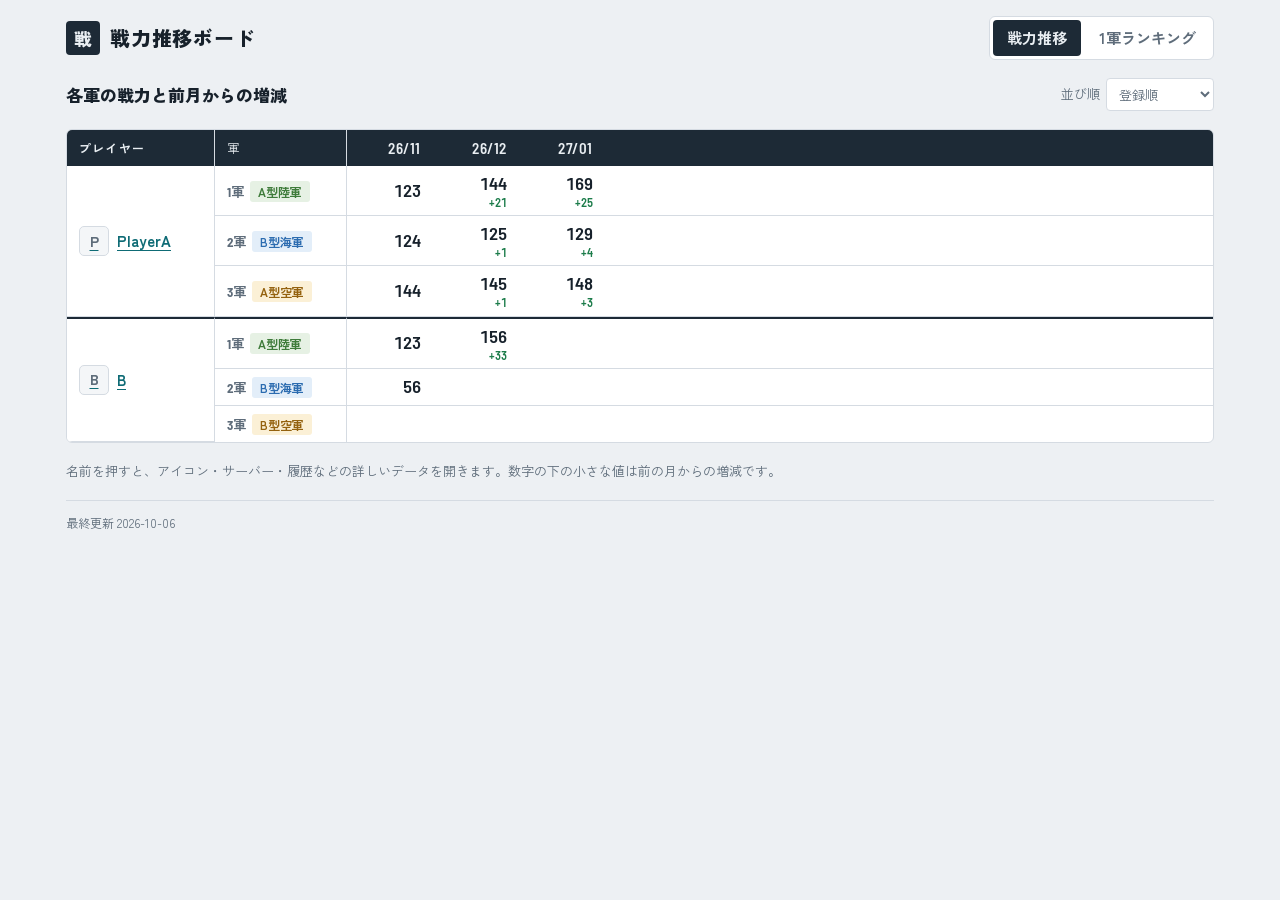
<file: index.html>
<!doctype html>
<html lang="ja">
<head>
<meta charset="utf-8">
<meta name="viewport" content="width=device-width,initial-scale=1">
<title>戦力推移ボード</title>
<link rel="stylesheet" href="https://fonts.googleapis.com/css2?family=Barlow+Semi+Condensed:wght@500;600;700&family=Zen+Kaku+Gothic+New:wght@400;500;700;900&display=swap">
<link rel="stylesheet" href="style.css">
</head>
<body data-page="index">
<div id="app"></div>
<noscript>このページの表示にはJavaScriptが必要です。</noscript>
<script src="data.js"></script>
<script src="app.js"></script>
</body>
</html>
</file>
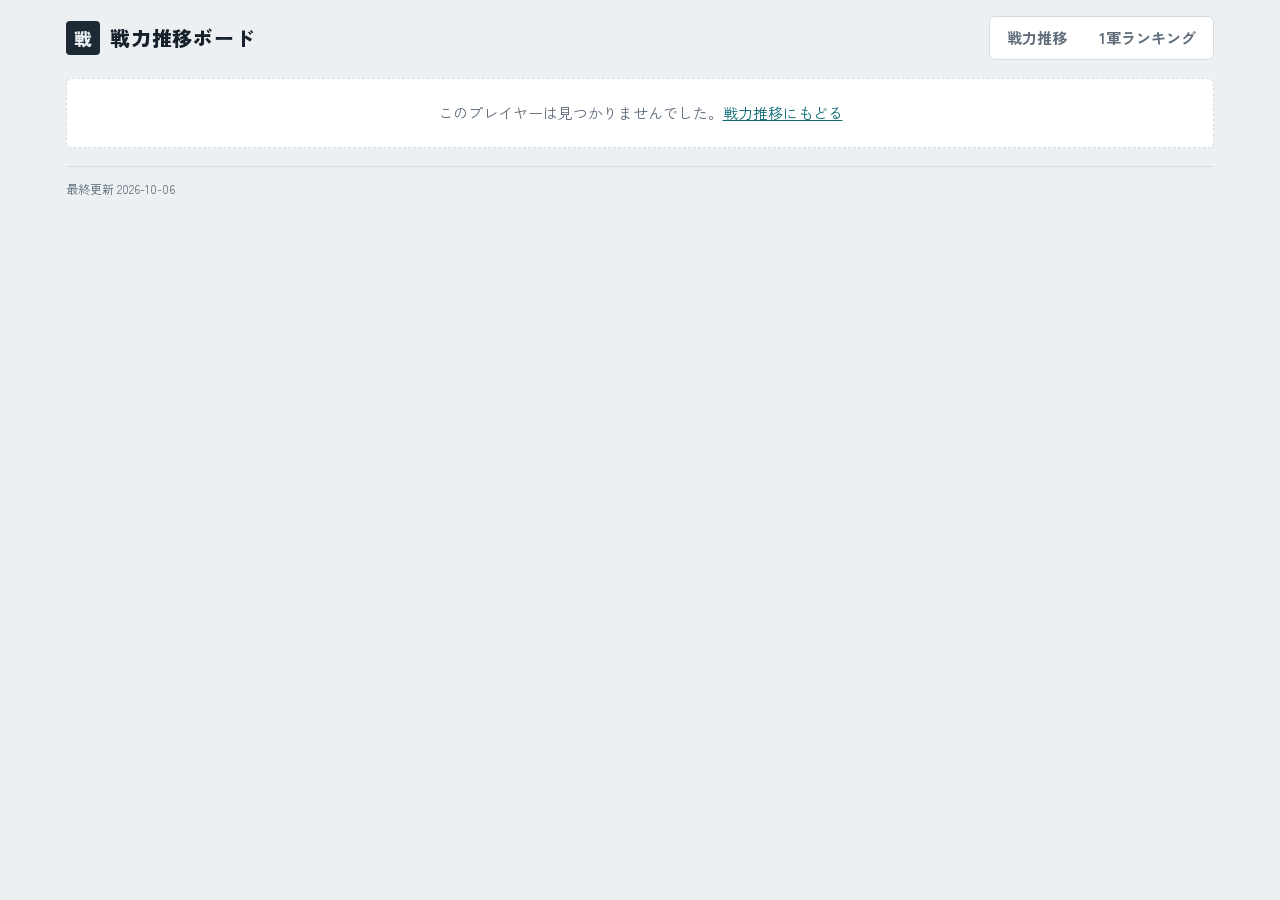
<file: player.html>
<!doctype html>
<html lang="ja">
<head>
<meta charset="utf-8">
<meta name="viewport" content="width=device-width,initial-scale=1">
<title>戦力推移ボード</title>
<link rel="stylesheet" href="https://fonts.googleapis.com/css2?family=Barlow+Semi+Condensed:wght@500;600;700&family=Zen+Kaku+Gothic+New:wght@400;500;700;900&display=swap">
<link rel="stylesheet" href="style.css">
</head>
<body data-page="player">
<div id="app"></div>
<noscript>このページの表示にはJavaScriptが必要です。</noscript>
<script src="data.js"></script>
<script src="app.js"></script>
</body>
</html>
</file>
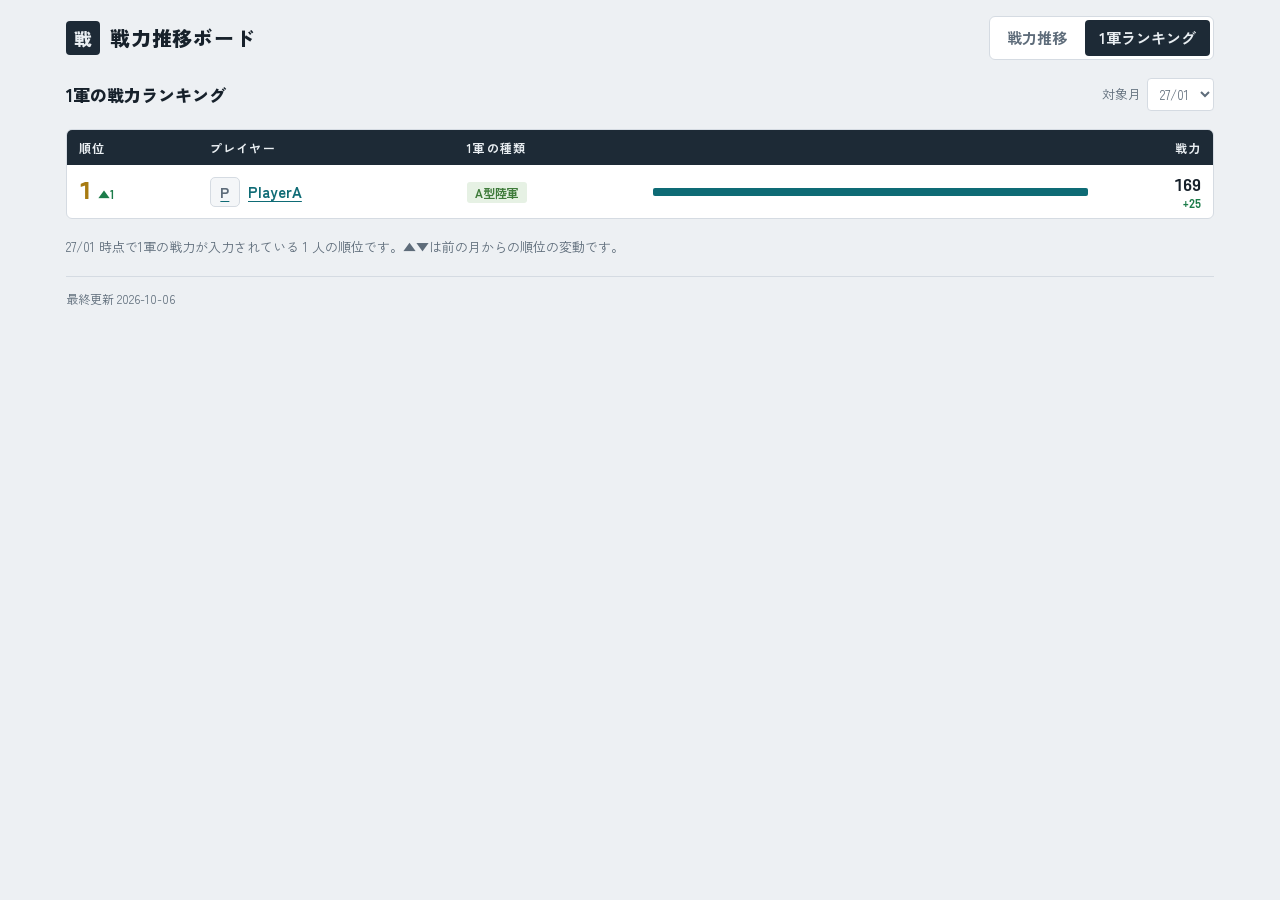
<file: ranking.html>
<!doctype html>
<html lang="ja">
<head>
<meta charset="utf-8">
<meta name="viewport" content="width=device-width,initial-scale=1">
<title>1軍ランキング | 戦力推移ボード</title>
<link rel="stylesheet" href="https://fonts.googleapis.com/css2?family=Barlow+Semi+Condensed:wght@500;600;700&family=Zen+Kaku+Gothic+New:wght@400;500;700;900&display=swap">
<link rel="stylesheet" href="style.css">
</head>
<body data-page="ranking">
<div id="app"></div>
<noscript>このページの表示にはJavaScriptが必要です。</noscript>
<script src="data.js"></script>
<script src="app.js"></script>
</body>
</html>
</file>
<file: style.css>
/* 戦力推移ボード 共通スタイル */
:root{
  --bg:#EDF0F3; --surface:#FFFFFF; --soft:#F4F6F8; --ink:#17212B; --muted:#5E6C7A; --line:#D5DBE2;
  --head:#1D2A36; --head-ink:#E9EEF2; --accent:#0E6B75;
  --army:#3E7B3A; --army-bg:#E6F1E4; --navy:#2C6CB0; --navy-bg:#E3EEF9; --air:#94620F; --air-bg:#FBF0D6;
  --up:#1C7C4A; --down:#C23B3B; --gold:#A87B12;
  --f-text:"Zen Kaku Gothic New","Hiragino Sans","Yu Gothic UI","Meiryo",sans-serif;
  --f-num:"Barlow Semi Condensed","Zen Kaku Gothic New","Hiragino Sans","Yu Gothic UI",sans-serif;
  --w-name:148px; --w-army:132px;
}
@media (prefers-color-scheme: dark){ :root{
  --bg:#11171D; --surface:#19222B; --soft:#1F2A34; --ink:#E6ECF1; --muted:#93A1AE; --line:#2B3742;
  --head:#0C1116; --head-ink:#D5DEE6; --accent:#4FB6C0;
  --army:#8CCB86; --army-bg:#1E3320; --navy:#86B8EC; --navy-bg:#1B2E44; --air:#E3B866; --air-bg:#3A2E14;
  --up:#5CC98D; --down:#F07F7F; --gold:#E0B84C; color-scheme:dark } }
*{box-sizing:border-box}
body{margin:0;background:var(--bg);color:var(--ink);font-family:var(--f-text);font-size:15px;line-height:1.6}
a{color:var(--accent)}
:focus-visible{outline:2px solid var(--accent);outline-offset:2px}
select{font:inherit;color:inherit;background:var(--surface);border:1px solid var(--line);border-radius:4px;padding:5px 8px}
#app{max-width:1180px;margin:0 auto;padding:16px 16px 48px;display:flex;flex-direction:column;gap:18px}
.top{display:flex;flex-wrap:wrap;align-items:center;gap:12px 20px}
.brand{display:flex;align-items:center;gap:10px;margin-right:auto;text-decoration:none;color:inherit}
.brand i{font-style:normal;display:grid;place-items:center;width:34px;height:34px;background:var(--head);color:var(--head-ink);font-weight:900;font-size:18px;border-radius:4px}
.brand b{font-size:20px;font-weight:900;letter-spacing:.04em}
.tabs{display:flex;gap:4px;background:var(--surface);border:1px solid var(--line);border-radius:6px;padding:3px}
.tabs a{padding:6px 14px;border-radius:4px;font-weight:700;color:var(--muted);text-decoration:none}
.tabs a[aria-current="page"]{background:var(--head);color:var(--head-ink)}
.lead{margin:0;color:var(--muted);font-size:13px}
.bar{display:flex;flex-wrap:wrap;align-items:center;gap:10px 16px}
.bar h1{margin:0 auto 0 0;font-size:17px;font-weight:900}
.bar label{font-size:13px;color:var(--muted);display:flex;align-items:center;gap:6px}
.scroll{overflow-x:auto;background:var(--surface);border:1px solid var(--line);border-radius:6px}
table{border-collapse:separate;border-spacing:0;width:100%}
.grid th,.grid td{border-bottom:1px solid var(--line);padding:6px 12px;white-space:nowrap;vertical-align:middle}
.grid thead th{background:var(--head);color:var(--head-ink);font-family:var(--f-num);font-weight:600;font-size:15px;letter-spacing:.04em;text-align:right;border-bottom:0}
.grid thead th.c-name,.grid thead th.c-army{text-align:left;font-family:var(--f-text);font-size:12px;letter-spacing:.1em;z-index:3;background:var(--head)}
.grid .c-name{position:sticky;left:0;width:var(--w-name);min-width:var(--w-name);max-width:var(--w-name);z-index:2;background:var(--surface);text-align:left;border-right:1px solid var(--line)}
.grid .c-army{position:sticky;left:var(--w-name);width:var(--w-army);min-width:var(--w-army);z-index:2;background:var(--surface);text-align:left;border-right:1px solid var(--line);font-weight:400}
.grid.solo .c-army{left:0}
.grid tr.first>*{border-top:2px solid var(--head)}
.grid tbody tr:first-child>*{border-top:0}
.grid tbody tr:last-child>*{border-bottom:0}
.grid td{text-align:right;min-width:86px}
.grid td.fill{min-width:0;width:100%}
.num{font-family:var(--f-num);font-variant-numeric:tabular-nums;font-weight:600;font-size:18px;line-height:1.1}
.d{display:block;font-family:var(--f-num);font-variant-numeric:tabular-nums;font-size:12px;font-weight:600;line-height:1.1;color:var(--muted)}
.d.up{color:var(--up)} .d.down{color:var(--down)}
.who{display:flex;align-items:center;gap:8px;font-weight:700;max-width:100%;text-underline-offset:3px}
.who span{overflow:hidden;text-overflow:ellipsis;white-space:nowrap}
.ico{flex:none;width:30px;height:30px;border-radius:5px;background:var(--soft);border:1px solid var(--line);display:grid;place-items:center;font-weight:900;color:var(--muted);font-size:14px;object-fit:cover;overflow:hidden;text-decoration:none}
.ico.big{width:104px;height:104px;font-size:44px;border-radius:10px}
.slot{font-family:var(--f-num);font-weight:700;font-size:13px;color:var(--muted);margin-right:6px}
.chip{display:inline-block;padding:1px 8px;border-radius:3px;font-size:12px;font-weight:700;background:var(--soft);color:var(--muted);white-space:nowrap}
.chip.ar{background:var(--army-bg);color:var(--army)} .chip.nv{background:var(--navy-bg);color:var(--navy)} .chip.af{background:var(--air-bg);color:var(--air)}
.chip.k-own{background:var(--air-bg);color:var(--down)}
.profile{display:flex;flex-wrap:wrap;gap:18px 24px;align-items:flex-start;background:var(--surface);border:1px solid var(--line);border-radius:6px;padding:18px}
.profile .body{flex:1 1 280px;min-width:0;display:flex;flex-direction:column;gap:10px}
.profile h1{margin:0;font-size:26px;font-weight:900;line-height:1.2;overflow-wrap:anywhere}
.facts{display:grid;grid-template-columns:repeat(auto-fit,minmax(150px,1fr));gap:8px 18px;margin:0}
.facts dt{font-size:11px;letter-spacing:.1em;color:var(--muted);font-weight:700}
.facts dd{margin:0;font-weight:700;overflow-wrap:anywhere}
.facts dd.none{color:var(--muted);font-weight:400}
.sec{display:flex;flex-direction:column;gap:8px}
.sec h2{margin:0;font-size:13px;letter-spacing:.12em;color:var(--muted);font-weight:700}
.note{background:var(--surface);border:1px solid var(--line);border-radius:6px;padding:12px 14px;white-space:pre-wrap;overflow-wrap:anywhere;margin:0}
.events{list-style:none;margin:0;padding:0;background:var(--surface);border:1px solid var(--line);border-radius:6px}
.events li{display:flex;flex-wrap:wrap;gap:6px 12px;align-items:center;padding:8px 14px;border-bottom:1px solid var(--line)}
.events li:last-child{border-bottom:0}
.events time{font-family:var(--f-num);font-weight:600;font-variant-numeric:tabular-nums}
.events .txt{flex:1 1 180px;min-width:0;overflow-wrap:anywhere}
.back{align-self:flex-start;font-weight:700}
.rank td,.rank th{border-bottom:1px solid var(--line);padding:8px 12px;vertical-align:middle;white-space:nowrap}
.rank thead th{background:var(--head);color:var(--head-ink);font-size:12px;letter-spacing:.1em;text-align:left;border-bottom:0}
.rank thead th.r,.rank td.r{text-align:right}
.rank tbody tr:last-child td{border-bottom:0}
.pos{font-family:var(--f-num);font-weight:700;font-size:24px;line-height:1;font-variant-numeric:tabular-nums}
.top3 .pos{color:var(--gold)}
.mv{font-family:var(--f-num);font-size:12px;font-weight:600;color:var(--muted);margin-left:6px}
.mv.up{color:var(--up)} .mv.down{color:var(--down)}
.meter{width:100%;min-width:90px;height:8px;background:var(--soft);border-radius:2px;overflow:hidden}
.meter i{display:block;height:100%;background:var(--accent)}
.rank td.wide{width:40%}
.empty{background:var(--surface);border:1px dashed var(--line);border-radius:6px;padding:22px;color:var(--muted);text-align:center}
footer{color:var(--muted);font-size:12px;border-top:1px solid var(--line);padding-top:12px}
@media (max-width:640px){
  :root{--w-name:104px;--w-army:92px}
  .grid th,.grid td{padding:6px 8px}
  .grid td{min-width:70px}
  .c-army .slot{display:block;margin:0}
  .who .ico{display:none}
  .rank td.wide,.rank th.wide{display:none}
  .rank td,.rank th{padding:8px}
  .brand b{font-size:18px}
}
</file>
